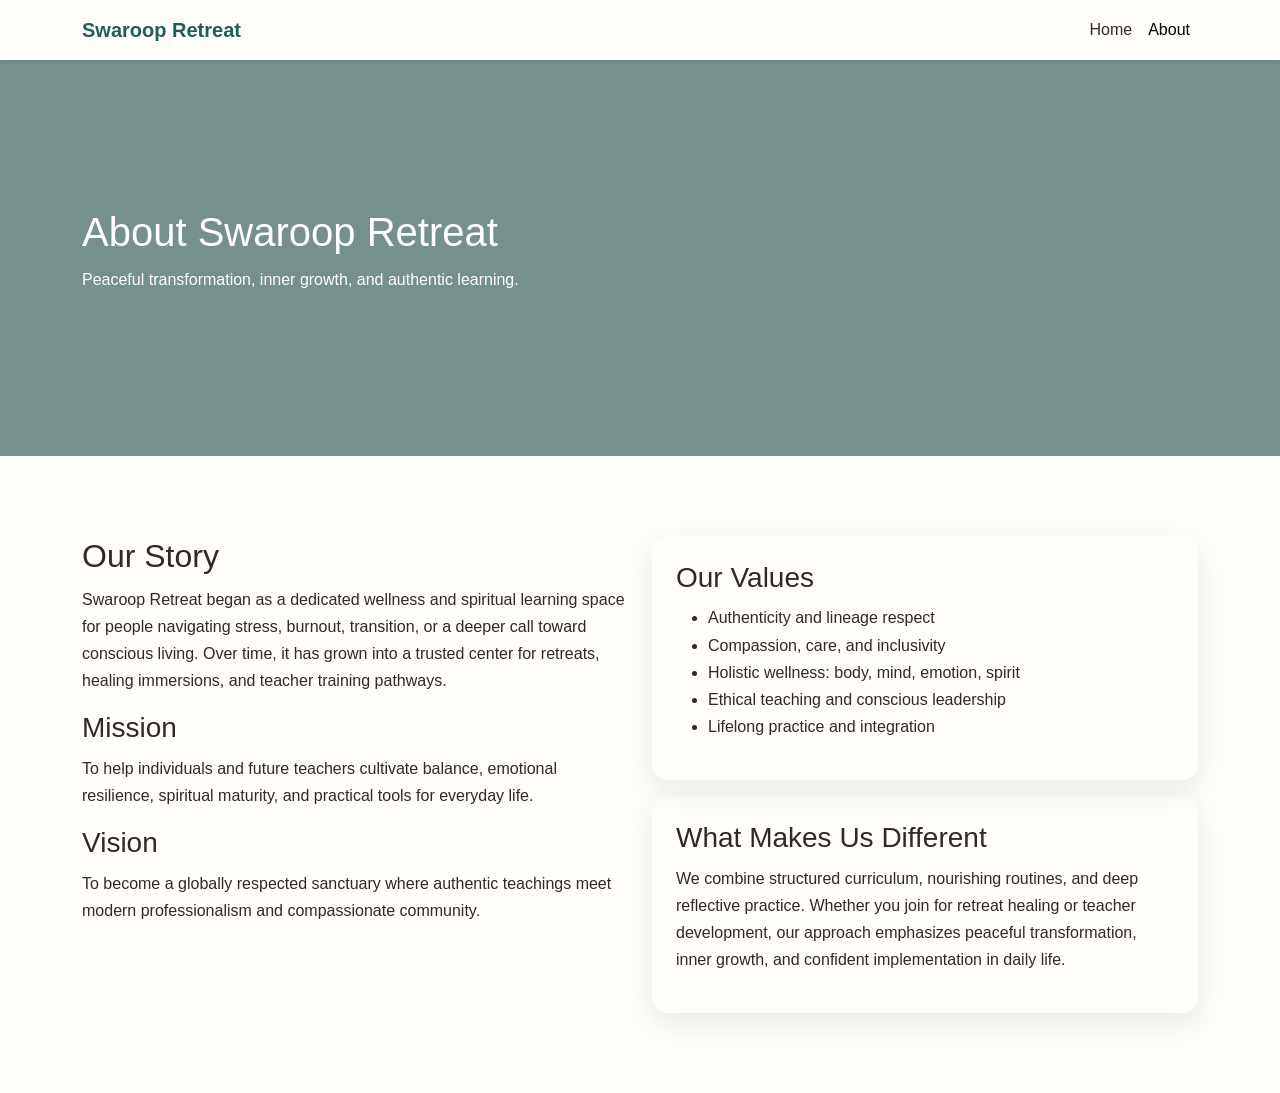
<file: about.html>
<!doctype html><html lang="en"><head>
<meta charset="UTF-8"><meta name="viewport" content="width=device-width, initial-scale=1.0">
<title>About Us | Swaroop Retreat</title>
<meta name="description" content="Story, mission, vision, and values of Swaroop Retreat.">
<link href="https://cdn.jsdelivr.net/npm/bootstrap@5.3.3/dist/css/bootstrap.min.css" rel="stylesheet"><link href="https://cdn.jsdelivr.net/npm/bootstrap-icons@1.11.3/font/bootstrap-icons.css" rel="stylesheet"><link rel="stylesheet" href="assets/css/style.css"></head><body>
<nav class="navbar navbar-expand-lg sticky-top shadow-sm"><div class="container"><a class="navbar-brand fw-bold text-teal" href="index.html">Swaroop Retreat</a><button class="navbar-toggler" data-bs-toggle="collapse" data-bs-target="#nav"><span class="navbar-toggler-icon"></span></button><div id="nav" class="collapse navbar-collapse"><ul class="navbar-nav ms-auto"><li class="nav-item"><a class="nav-link" href="index.html">Home</a></li><li class="nav-item"><a class="nav-link active" href="about.html">About</a></li></ul></div></div></nav>
<header class="page-hero" style="background-image:linear-gradient(rgba(24,73,69,.6),rgba(24,73,69,.6)),url('https://images.unsplash.com/photo-1447452001602-7090c7ab2db3?auto=format&fit=crop&w=1500&q=80')"><div class="container"><h1>About Swaroop Retreat</h1><p>Peaceful transformation, inner growth, and authentic learning.</p></div></header>
<section class="section-pad"><div class="container"><div class="row g-4">
<div class="col-lg-6"><h2>Our Story</h2><p>Swaroop Retreat began as a dedicated wellness and spiritual learning space for people navigating stress, burnout, transition, or a deeper call toward conscious living. Over time, it has grown into a trusted center for retreats, healing immersions, and teacher training pathways.</p><h3>Mission</h3><p>To help individuals and future teachers cultivate balance, emotional resilience, spiritual maturity, and practical tools for everyday life.</p><h3>Vision</h3><p>To become a globally respected sanctuary where authentic teachings meet modern professionalism and compassionate community.</p></div>
<div class="col-lg-6"><div class="soft-card p-4 mb-3"><h3>Our Values</h3><ul><li>Authenticity and lineage respect</li><li>Compassion, care, and inclusivity</li><li>Holistic wellness: body, mind, emotion, spirit</li><li>Ethical teaching and conscious leadership</li><li>Lifelong practice and integration</li></ul></div><div class="soft-card p-4"><h3>What Makes Us Different</h3><p>We combine structured curriculum, nourishing routines, and deep reflective practice. Whether you join for retreat healing or teacher development, our approach emphasizes peaceful transformation, inner growth, and confident implementation in daily life.</p></div></div>
</div></div></section>
<script src="https://cdn.jsdelivr.net/npm/bootstrap@5.3.3/dist/js/bootstrap.bundle.min.js"></script><script src="assets/js/main.js"></script></body></html>
</file>
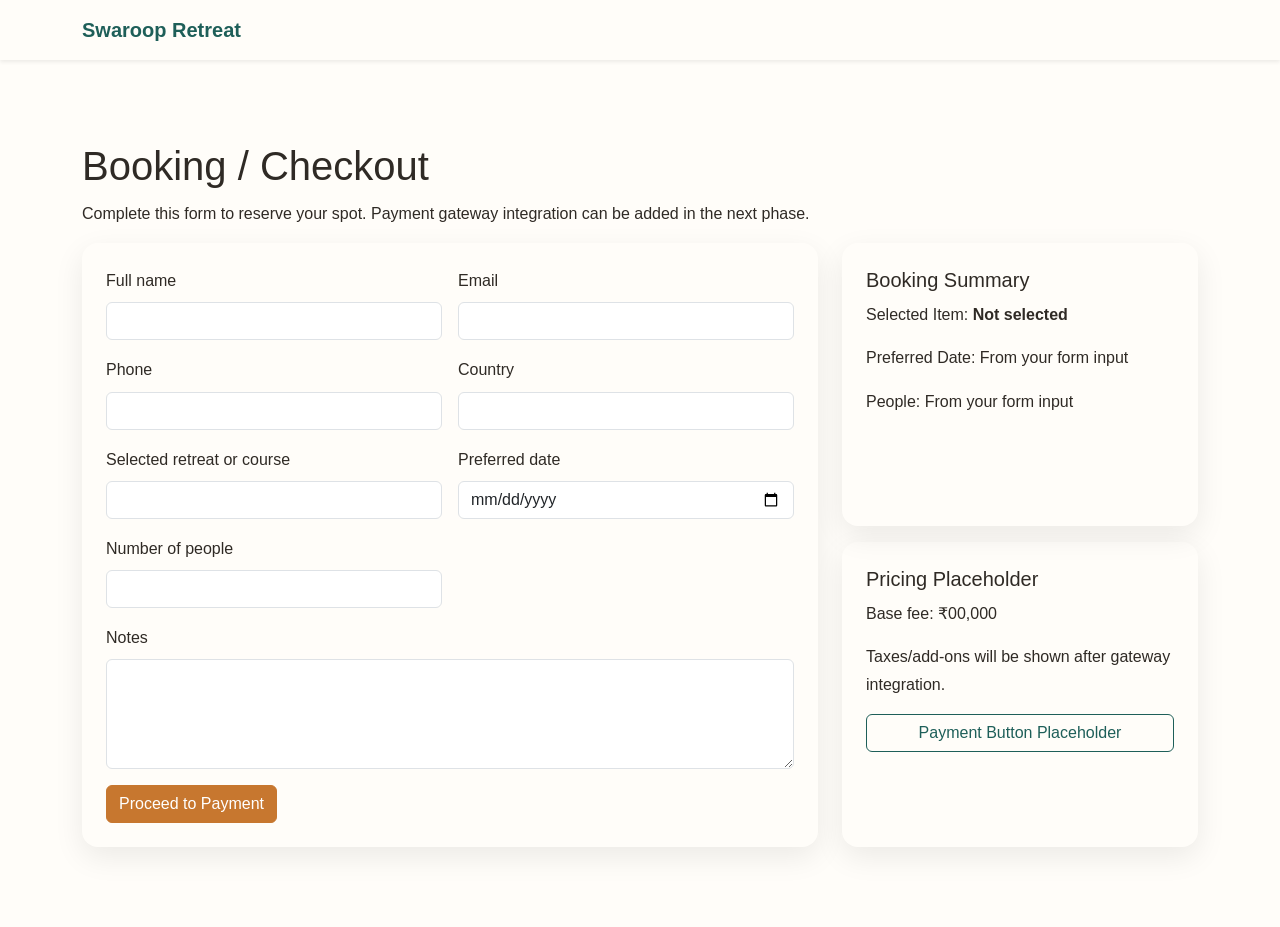
<file: booking.html>
<!doctype html><html lang="en"><head><meta charset="UTF-8"><meta name="viewport" content="width=device-width, initial-scale=1.0"><title>Booking / Checkout Placeholder | Swaroop Retreat</title><meta name="description" content="Booking form placeholder with selected item prefill and payment integration-ready structure."><link href="https://cdn.jsdelivr.net/npm/bootstrap@5.3.3/dist/css/bootstrap.min.css" rel="stylesheet"><link rel="stylesheet" href="assets/css/style.css"></head><body>
<nav class="navbar navbar-expand-lg sticky-top shadow-sm"><div class="container"><a class="navbar-brand fw-bold text-teal" href="index.html">Swaroop Retreat</a></div></nav>
<section class="section-pad"><div class="container"><h1>Booking / Checkout</h1><p>Complete this form to reserve your spot. Payment gateway integration can be added in the next phase.</p><div class="row g-4">
<div class="col-lg-8"><form id="bookingForm" class="soft-card p-4 needs-validation" novalidate><div class="row g-3">
<div class="col-md-6"><label class="form-label">Full name</label><input name="name" class="form-control" required></div>
<div class="col-md-6"><label class="form-label">Email</label><input name="email" type="email" class="form-control" required></div>
<div class="col-md-6"><label class="form-label">Phone</label><input name="phone" class="form-control" required></div>
<div class="col-md-6"><label class="form-label">Country</label><input name="country" class="form-control" required></div>
<div class="col-md-6"><label class="form-label">Selected retreat or course</label><input id="selectedItem" name="item" class="form-control" required></div>
<div class="col-md-6"><label class="form-label">Preferred date</label><input name="date" type="date" class="form-control" required></div>
<div class="col-md-6"><label class="form-label">Number of people</label><input name="people" type="number" min="1" class="form-control" required></div>
<div class="col-12"><label class="form-label">Notes</label><textarea name="notes" rows="4" class="form-control"></textarea></div>
</div><button type="submit" class="btn btn-saffron mt-3">Proceed to Payment</button>
<!-- Future integration point: Create backend checkout session and connect Stripe/Razorpay securely. -->
</form><div id="bookingSuccess" class="alert alert-success mt-3 d-none">Booking submitted successfully. Our team will contact you shortly with payment and next steps.</div></div>
<div class="col-lg-4 d-grid gap-3"><div class="soft-card p-4"><h5>Booking Summary</h5><p>Selected Item: <strong id="bookingSummaryItem">Not selected</strong></p><p>Preferred Date: From your form input</p><p>People: From your form input</p></div><div class="soft-card p-4"><h5>Pricing Placeholder</h5><p>Base fee: ₹00,000</p><p>Taxes/add-ons will be shown after gateway integration.</p><button type="button" class="btn btn-outline-teal w-100">Payment Button Placeholder</button></div></div>
</div></div></section>
<script src="assets/js/main.js"></script></body></html>
</file>
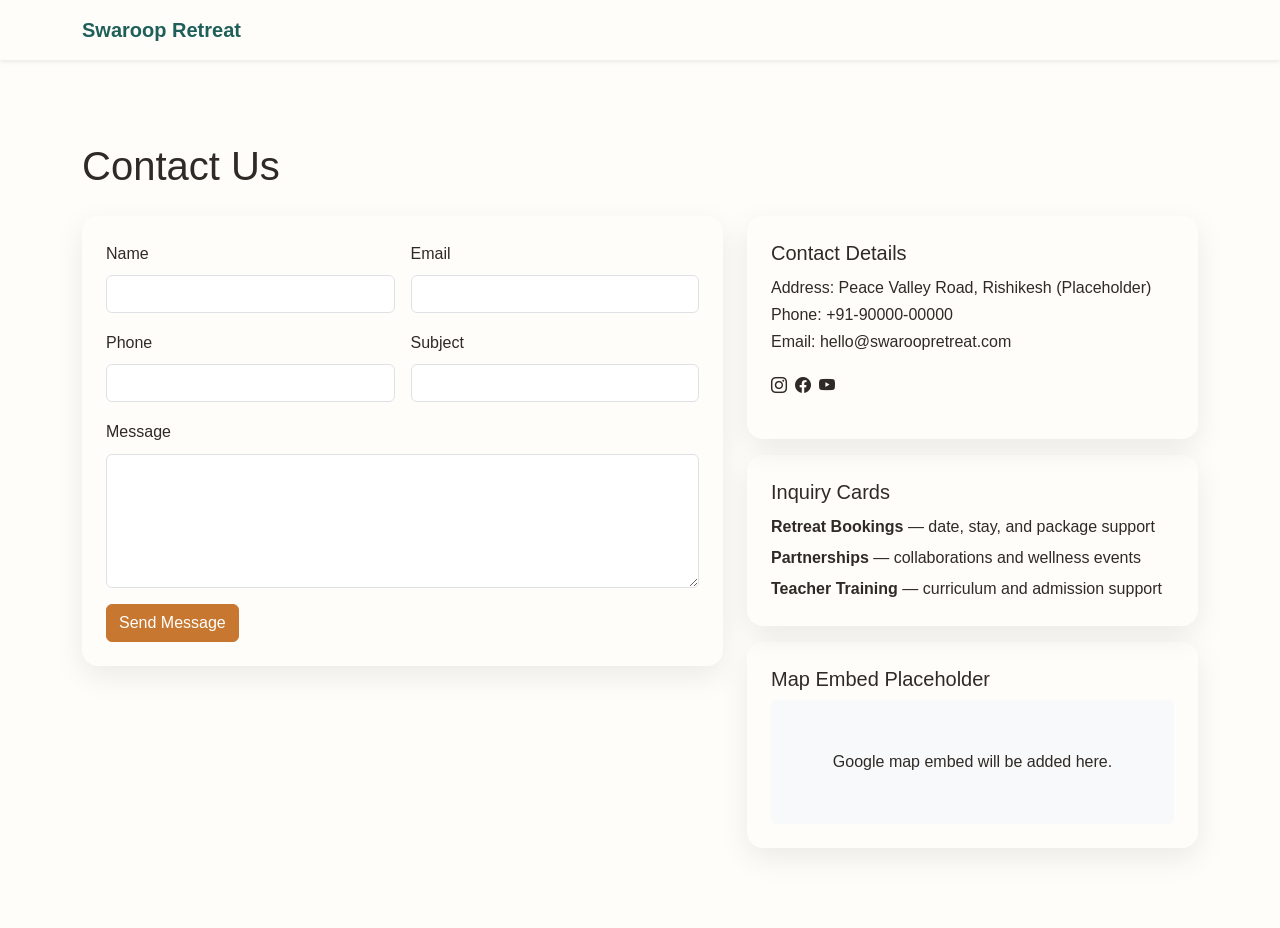
<file: contact.html>
<!doctype html><html lang="en"><head><meta charset="UTF-8"><meta name="viewport" content="width=device-width, initial-scale=1.0"><title>Contact Us | Swaroop Retreat</title><meta name="description" content="Contact Swaroop Retreat for retreat bookings, partnerships, and teacher training support."><link href="https://cdn.jsdelivr.net/npm/bootstrap@5.3.3/dist/css/bootstrap.min.css" rel="stylesheet"><link href="https://cdn.jsdelivr.net/npm/bootstrap-icons@1.11.3/font/bootstrap-icons.css" rel="stylesheet"><link rel="stylesheet" href="assets/css/style.css"></head><body>
<nav class="navbar navbar-expand-lg sticky-top shadow-sm"><div class="container"><a class="navbar-brand fw-bold text-teal" href="index.html">Swaroop Retreat</a></div></nav>
<section class="section-pad"><div class="container"><h1 class="mb-4">Contact Us</h1><div class="row g-4"><div class="col-lg-7">
<form class="soft-card p-4"><div class="row g-3"><div class="col-md-6"><label class="form-label">Name</label><input class="form-control" required></div><div class="col-md-6"><label class="form-label">Email</label><input type="email" class="form-control" required></div><div class="col-md-6"><label class="form-label">Phone</label><input class="form-control"></div><div class="col-md-6"><label class="form-label">Subject</label><input class="form-control"></div><div class="col-12"><label class="form-label">Message</label><textarea class="form-control" rows="5"></textarea></div></div><button class="btn btn-saffron mt-3">Send Message</button></form>
</div><div class="col-lg-5 d-grid gap-3"><div class="soft-card p-4"><h5>Contact Details</h5><p>Address: Peace Valley Road, Rishikesh (Placeholder)<br>Phone: +91-90000-00000<br>Email: hello@swaroopretreat.com</p><p><i class="bi bi-instagram me-2"></i><i class="bi bi-facebook me-2"></i><i class="bi bi-youtube"></i></p></div><div class="soft-card p-4"><h5>Inquiry Cards</h5><p class="mb-1"><strong>Retreat Bookings</strong> — date, stay, and package support</p><p class="mb-1"><strong>Partnerships</strong> — collaborations and wellness events</p><p class="mb-0"><strong>Teacher Training</strong> — curriculum and admission support</p></div><div class="soft-card p-4"><h5>Map Embed Placeholder</h5><div class="bg-light p-5 rounded text-center">Google map embed will be added here.</div></div></div></div></div></section>
<script src="assets/js/main.js"></script></body></html>
</file>
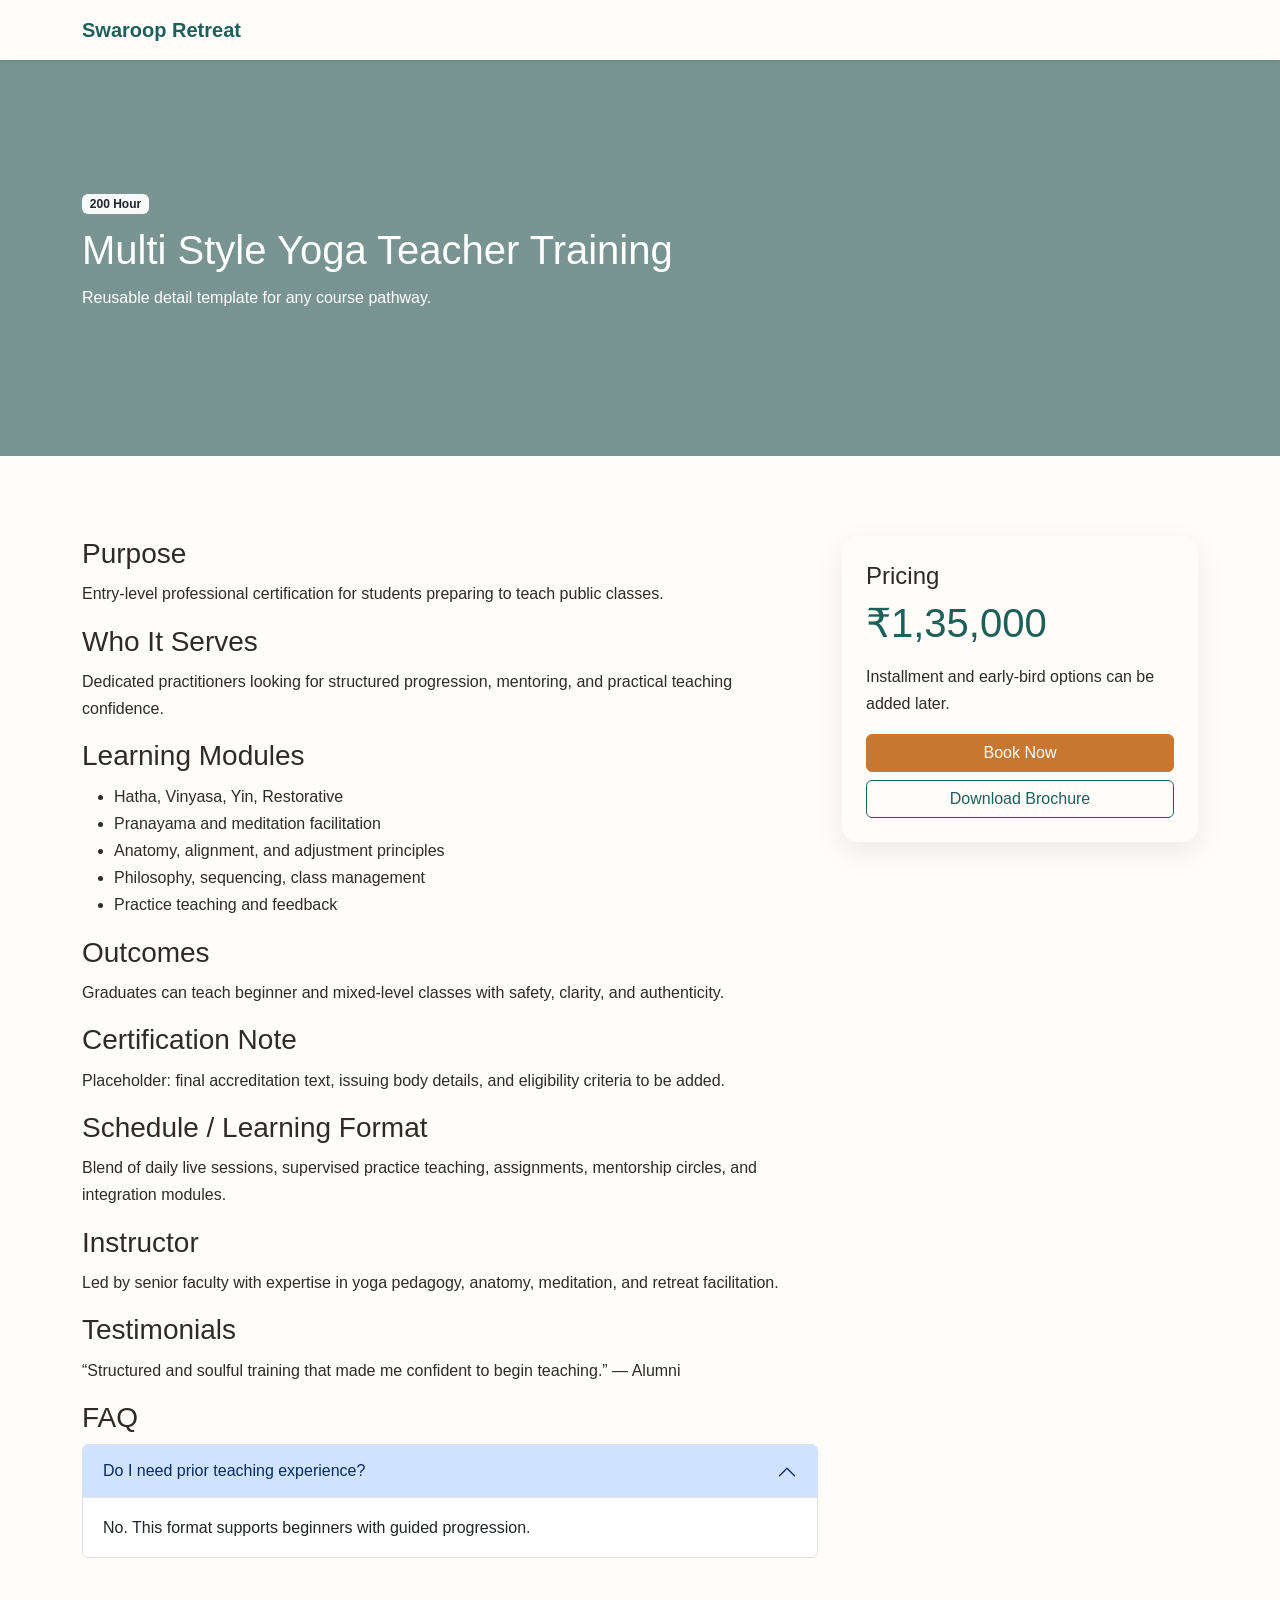
<file: course-detail.html>
<!doctype html><html lang="en"><head><meta charset="UTF-8"><meta name="viewport" content="width=device-width, initial-scale=1.0"><title>Course Detail Template | Swaroop Retreat</title><meta name="description" content="Reusable course detail template with modules, outcomes, pricing and booking."><link href="https://cdn.jsdelivr.net/npm/bootstrap@5.3.3/dist/css/bootstrap.min.css" rel="stylesheet"><link rel="stylesheet" href="assets/css/style.css"></head><body>
<nav class="navbar navbar-expand-lg sticky-top shadow-sm"><div class="container"><a class="navbar-brand fw-bold text-teal" href="index.html">Swaroop Retreat</a></div></nav>
<header class="page-hero" style="background-image:linear-gradient(rgba(24,73,69,.58),rgba(24,73,69,.58)),url('https://images.unsplash.com/photo-1510894347713-fc3ed6fdf539?auto=format&fit=crop&w=1600&q=80')"><div class="container"><span class="badge bg-light text-dark">200 Hour</span><h1 class="mt-2">Multi Style Yoga Teacher Training</h1><p>Reusable detail template for any course pathway.</p></div></header>
<section class="section-pad"><div class="container"><div class="row g-4"><div class="col-lg-8">
<h3>Purpose</h3><p>Entry-level professional certification for students preparing to teach public classes.</p>
<h3>Who It Serves</h3><p>Dedicated practitioners looking for structured progression, mentoring, and practical teaching confidence.</p>
<h3>Learning Modules</h3><ul><li>Hatha, Vinyasa, Yin, Restorative</li><li>Pranayama and meditation facilitation</li><li>Anatomy, alignment, and adjustment principles</li><li>Philosophy, sequencing, class management</li><li>Practice teaching and feedback</li></ul>
<h3>Outcomes</h3><p>Graduates can teach beginner and mixed-level classes with safety, clarity, and authenticity.</p>
<h3>Certification Note</h3><p>Placeholder: final accreditation text, issuing body details, and eligibility criteria to be added.</p>
<h3>Schedule / Learning Format</h3><p>Blend of daily live sessions, supervised practice teaching, assignments, mentorship circles, and integration modules.</p>
<h3>Instructor</h3><p>Led by senior faculty with expertise in yoga pedagogy, anatomy, meditation, and retreat facilitation.</p>
<h3>Testimonials</h3><p>“Structured and soulful training that made me confident to begin teaching.” — Alumni</p>
<h3>FAQ</h3><div class="accordion" id="courseFaq"><div class="accordion-item"><h2 class="accordion-header"><button class="accordion-button" data-bs-toggle="collapse" data-bs-target="#cq1">Do I need prior teaching experience?</button></h2><div id="cq1" class="accordion-collapse collapse show" data-bs-parent="#courseFaq"><div class="accordion-body">No. This format supports beginners with guided progression.</div></div></div></div>
</div><div class="col-lg-4"><div class="soft-card p-4"><h4>Pricing</h4><p class="display-6 text-teal">₹1,35,000</p><p>Installment and early-bird options can be added later.</p><a href="booking.html?item=200%20Hour%20Multi%20Style%20Yoga%20Teacher%20Training" class="btn btn-saffron w-100 mb-2">Book Now</a><a href="#" class="btn btn-outline-teal w-100">Download Brochure</a></div></div></div></div></section>
<script src="https://cdn.jsdelivr.net/npm/bootstrap@5.3.3/dist/js/bootstrap.bundle.min.js"></script><script src="assets/js/main.js"></script></body></html>
</file>
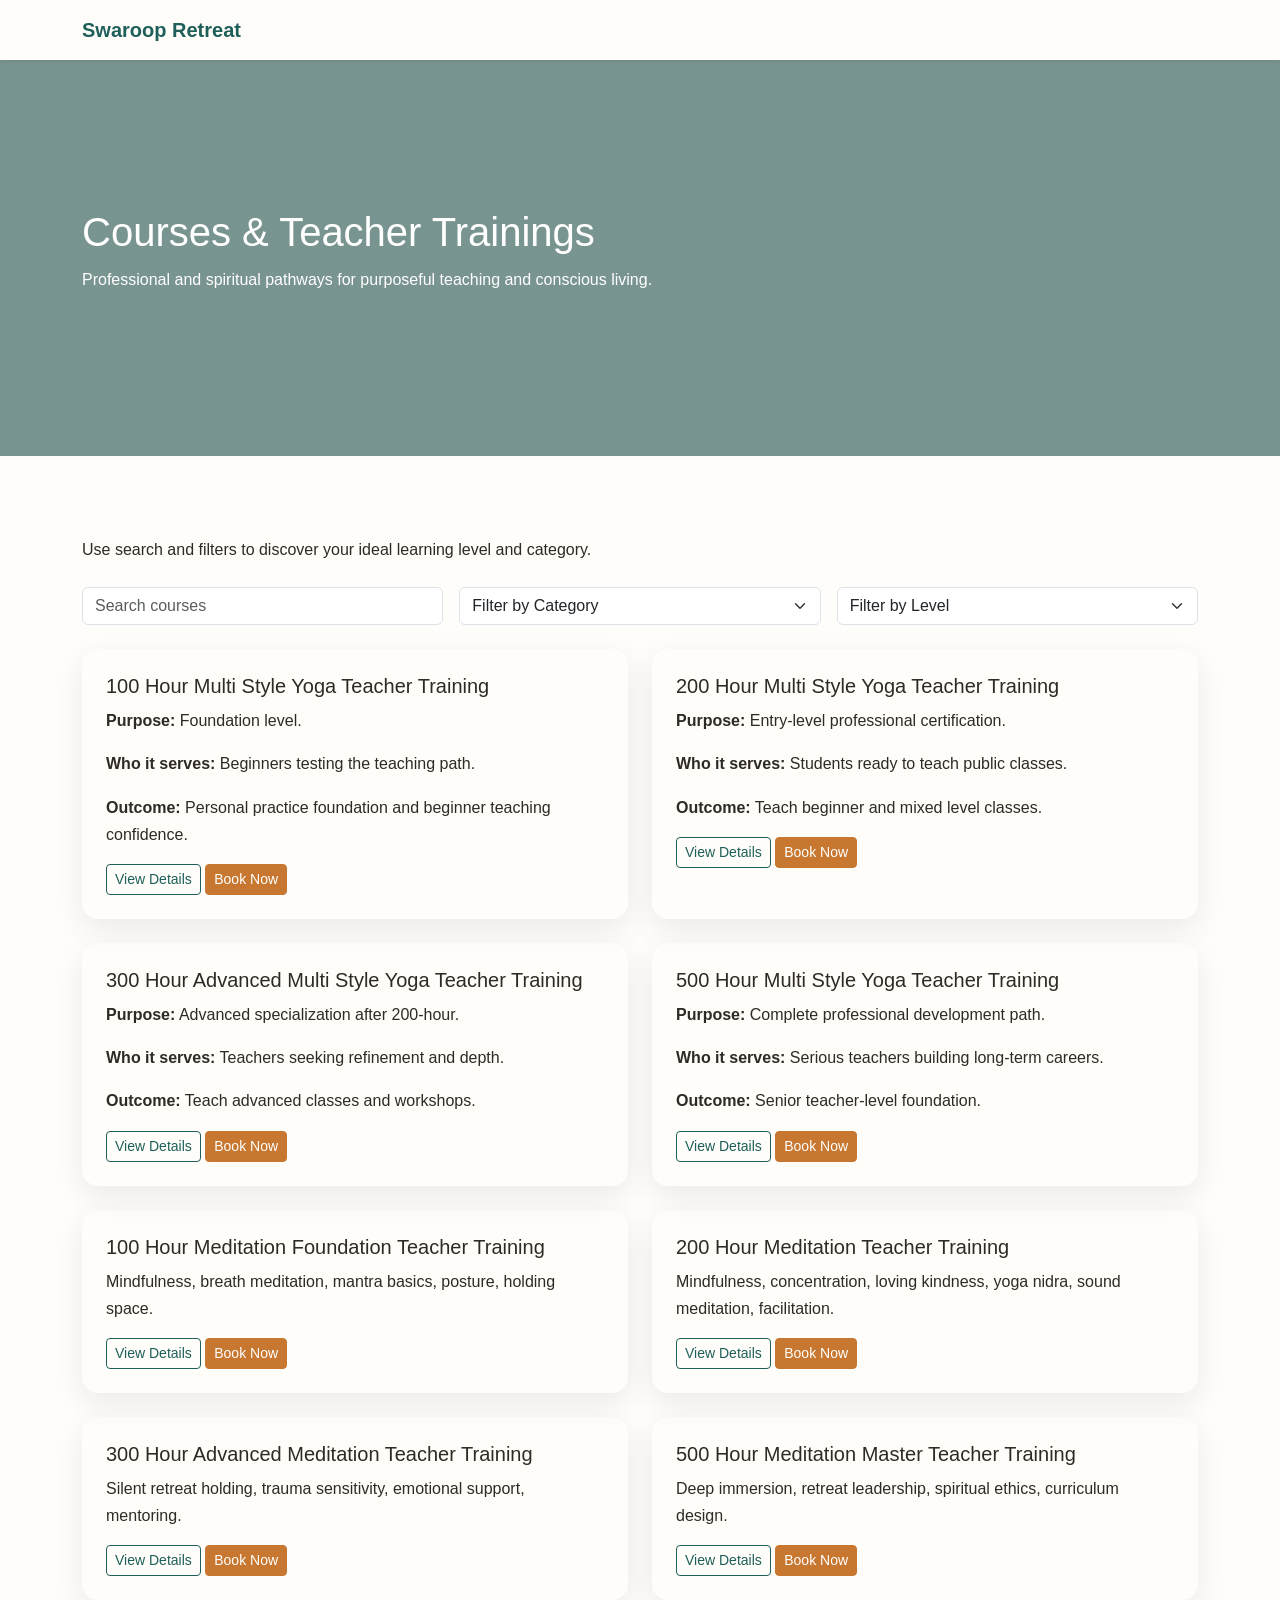
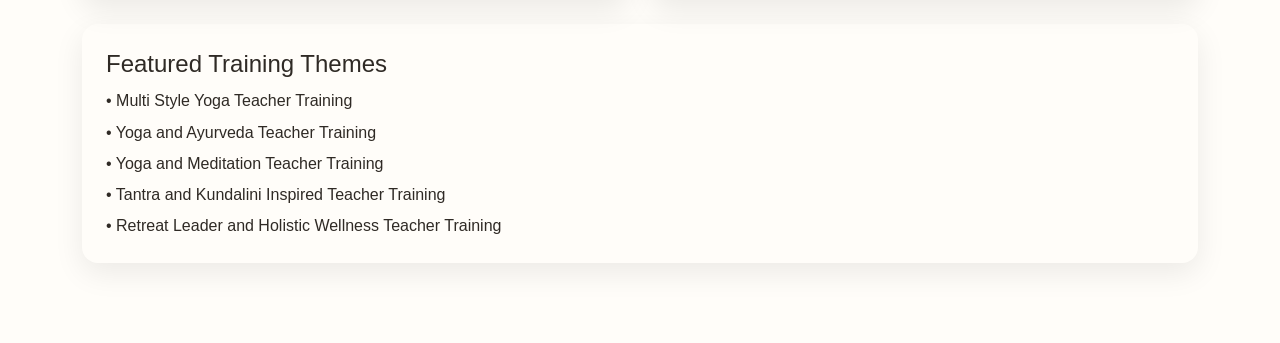
<file: courses.html>
<!doctype html><html lang="en"><head><meta charset="UTF-8"><meta name="viewport" content="width=device-width, initial-scale=1.0"><title>Courses | Swaroop Retreat</title><meta name="description" content="Browse teacher training pathways in yoga, meditation, Ayurveda, tantra, and retreat leadership."><link href="https://cdn.jsdelivr.net/npm/bootstrap@5.3.3/dist/css/bootstrap.min.css" rel="stylesheet"><link rel="stylesheet" href="assets/css/style.css"></head><body>
<nav class="navbar navbar-expand-lg sticky-top shadow-sm"><div class="container"><a class="navbar-brand fw-bold text-teal" href="index.html">Swaroop Retreat</a></div></nav>
<header class="page-hero" style="background-image:linear-gradient(rgba(24,73,69,.58),rgba(24,73,69,.58)),url('https://images.unsplash.com/photo-1518611012118-696072aa579a?auto=format&fit=crop&w=1600&q=80')"><div class="container"><h1>Courses & Teacher Trainings</h1><p>Professional and spiritual pathways for purposeful teaching and conscious living.</p></div></header>
<section class="section-pad"><div class="container"><p class="mb-4">Use search and filters to discover your ideal learning level and category.</p>
<div class="row g-3 mb-4"><div class="col-md-4"><input id="courseSearch" class="form-control" placeholder="Search courses"></div><div class="col-md-4"><select id="categoryFilter" class="form-select"><option value="">Filter by Category</option><option value="yoga teacher training">Yoga teacher training</option><option value="meditation teacher training">Meditation teacher training</option><option value="ayurveda">Ayurveda</option><option value="tantra">Tantra</option><option value="retreat leadership">Retreat leadership</option></select></div><div class="col-md-4"><select id="levelFilter" class="form-select"><option value="">Filter by Level</option><option>100 Hour</option><option>200 Hour</option><option>300 Hour</option><option>500 Hour</option></select></div></div>
<div id="courseGrid" class="row g-4">
<div class="col-md-6 course-item" data-level="100 Hour" data-category="yoga teacher training"><div class="soft-card p-4 h-100"><h5>100 Hour Multi Style Yoga Teacher Training</h5><p><strong>Purpose:</strong> Foundation level.</p><p><strong>Who it serves:</strong> Beginners testing the teaching path.</p><p><strong>Outcome:</strong> Personal practice foundation and beginner teaching confidence.</p><a href="course-detail.html" class="btn btn-outline-teal btn-sm">View Details</a> <a href="booking.html?item=100%20Hour%20Multi%20Style%20Yoga%20Teacher%20Training" class="btn btn-saffron btn-sm">Book Now</a></div></div>
<div class="col-md-6 course-item" data-level="200 Hour" data-category="yoga teacher training"><div class="soft-card p-4 h-100"><h5>200 Hour Multi Style Yoga Teacher Training</h5><p><strong>Purpose:</strong> Entry-level professional certification.</p><p><strong>Who it serves:</strong> Students ready to teach public classes.</p><p><strong>Outcome:</strong> Teach beginner and mixed level classes.</p><a href="course-detail.html" class="btn btn-outline-teal btn-sm">View Details</a> <a href="booking.html?item=200%20Hour%20Multi%20Style%20Yoga%20Teacher%20Training" class="btn btn-saffron btn-sm">Book Now</a></div></div>
<div class="col-md-6 course-item" data-level="300 Hour" data-category="yoga teacher training retreat leadership"><div class="soft-card p-4 h-100"><h5>300 Hour Advanced Multi Style Yoga Teacher Training</h5><p><strong>Purpose:</strong> Advanced specialization after 200-hour.</p><p><strong>Who it serves:</strong> Teachers seeking refinement and depth.</p><p><strong>Outcome:</strong> Teach advanced classes and workshops.</p><a href="course-detail.html" class="btn btn-outline-teal btn-sm">View Details</a> <a href="booking.html?item=300%20Hour%20Advanced%20Multi%20Style%20Yoga%20Teacher%20Training" class="btn btn-saffron btn-sm">Book Now</a></div></div>
<div class="col-md-6 course-item" data-level="500 Hour" data-category="yoga teacher training ayurveda retreat leadership"><div class="soft-card p-4 h-100"><h5>500 Hour Multi Style Yoga Teacher Training</h5><p><strong>Purpose:</strong> Complete professional development path.</p><p><strong>Who it serves:</strong> Serious teachers building long-term careers.</p><p><strong>Outcome:</strong> Senior teacher-level foundation.</p><a href="course-detail.html" class="btn btn-outline-teal btn-sm">View Details</a> <a href="booking.html?item=500%20Hour%20Multi%20Style%20Yoga%20Teacher%20Training" class="btn btn-saffron btn-sm">Book Now</a></div></div>
<div class="col-md-6 course-item" data-level="100 Hour" data-category="meditation teacher training"><div class="soft-card p-4 h-100"><h5>100 Hour Meditation Foundation Teacher Training</h5><p>Mindfulness, breath meditation, mantra basics, posture, holding space.</p><a href="course-detail.html" class="btn btn-outline-teal btn-sm">View Details</a> <a href="booking.html?item=100%20Hour%20Meditation%20Foundation%20Teacher%20Training" class="btn btn-saffron btn-sm">Book Now</a></div></div>
<div class="col-md-6 course-item" data-level="200 Hour" data-category="meditation teacher training"><div class="soft-card p-4 h-100"><h5>200 Hour Meditation Teacher Training</h5><p>Mindfulness, concentration, loving kindness, yoga nidra, sound meditation, facilitation.</p><a href="course-detail.html" class="btn btn-outline-teal btn-sm">View Details</a> <a href="booking.html?item=200%20Hour%20Meditation%20Teacher%20Training" class="btn btn-saffron btn-sm">Book Now</a></div></div>
<div class="col-md-6 course-item" data-level="300 Hour" data-category="meditation teacher training"><div class="soft-card p-4 h-100"><h5>300 Hour Advanced Meditation Teacher Training</h5><p>Silent retreat holding, trauma sensitivity, emotional support, mentoring.</p><a href="course-detail.html" class="btn btn-outline-teal btn-sm">View Details</a> <a href="booking.html?item=300%20Hour%20Advanced%20Meditation%20Teacher%20Training" class="btn btn-saffron btn-sm">Book Now</a></div></div>
<div class="col-md-6 course-item" data-level="500 Hour" data-category="meditation teacher training retreat leadership tantra"><div class="soft-card p-4 h-100"><h5>500 Hour Meditation Master Teacher Training</h5><p>Deep immersion, retreat leadership, spiritual ethics, curriculum design.</p><a href="course-detail.html" class="btn btn-outline-teal btn-sm">View Details</a> <a href="booking.html?item=500%20Hour%20Meditation%20Master%20Teacher%20Training" class="btn btn-saffron btn-sm">Book Now</a></div></div>
</div>
<div class="soft-card p-4 mt-4"><h4>Featured Training Themes</h4><p class="mb-1">• Multi Style Yoga Teacher Training</p><p class="mb-1">• Yoga and Ayurveda Teacher Training</p><p class="mb-1">• Yoga and Meditation Teacher Training</p><p class="mb-1">• Tantra and Kundalini Inspired Teacher Training</p><p class="mb-0">• Retreat Leader and Holistic Wellness Teacher Training</p></div>
</div></section>
<script src="assets/js/main.js"></script></body></html>
</file>
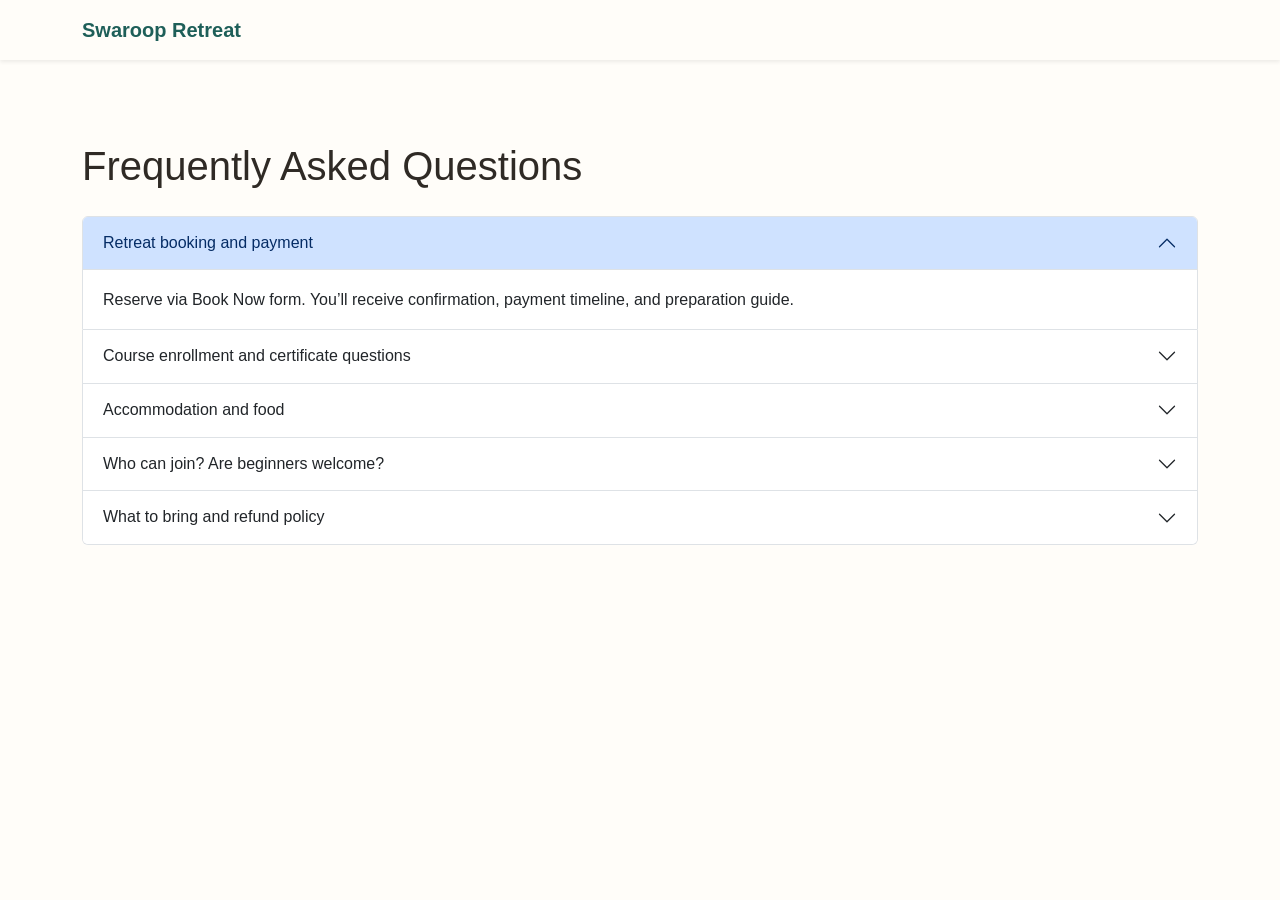
<file: faq.html>
<!doctype html><html lang="en"><head><meta charset="UTF-8"><meta name="viewport" content="width=device-width, initial-scale=1.0"><title>FAQ | Swaroop Retreat</title><meta name="description" content="Frequently asked questions about retreat booking, course enrollment, accommodation, food, payment, and certificates."><link href="https://cdn.jsdelivr.net/npm/bootstrap@5.3.3/dist/css/bootstrap.min.css" rel="stylesheet"><link rel="stylesheet" href="assets/css/style.css"></head><body>
<nav class="navbar navbar-expand-lg sticky-top shadow-sm"><div class="container"><a class="navbar-brand fw-bold text-teal" href="index.html">Swaroop Retreat</a></div></nav>
<section class="section-pad"><div class="container"><h1 class="mb-4">Frequently Asked Questions</h1><div class="accordion" id="faqMain">
<div class="accordion-item"><h2 class="accordion-header"><button class="accordion-button" data-bs-toggle="collapse" data-bs-target="#f1">Retreat booking and payment</button></h2><div id="f1" class="accordion-collapse collapse show" data-bs-parent="#faqMain"><div class="accordion-body">Reserve via Book Now form. You’ll receive confirmation, payment timeline, and preparation guide.</div></div></div>
<div class="accordion-item"><h2 class="accordion-header"><button class="accordion-button collapsed" data-bs-toggle="collapse" data-bs-target="#f2">Course enrollment and certificate questions</button></h2><div id="f2" class="accordion-collapse collapse" data-bs-parent="#faqMain"><div class="accordion-body">Enrollment is reviewed based on readiness. Certification details vary by pathway and level.</div></div></div>
<div class="accordion-item"><h2 class="accordion-header"><button class="accordion-button collapsed" data-bs-toggle="collapse" data-bs-target="#f3">Accommodation and food</button></h2><div id="f3" class="accordion-collapse collapse" data-bs-parent="#faqMain"><div class="accordion-body">Simple, peaceful accommodation and sattvic meals are usually included unless stated otherwise.</div></div></div>
<div class="accordion-item"><h2 class="accordion-header"><button class="accordion-button collapsed" data-bs-toggle="collapse" data-bs-target="#f4">Who can join? Are beginners welcome?</button></h2><div id="f4" class="accordion-collapse collapse" data-bs-parent="#faqMain"><div class="accordion-body">Yes, many retreats and 100-hour courses are beginner friendly.</div></div></div>
<div class="accordion-item"><h2 class="accordion-header"><button class="accordion-button collapsed" data-bs-toggle="collapse" data-bs-target="#f5">What to bring and refund policy</button></h2><div id="f5" class="accordion-collapse collapse" data-bs-parent="#faqMain"><div class="accordion-body">Bring practice-friendly clothing, personal essentials, and a journal. Refund terms depend on cancellation window.</div></div></div>
</div></div></section>
<script src="https://cdn.jsdelivr.net/npm/bootstrap@5.3.3/dist/js/bootstrap.bundle.min.js"></script><script src="assets/js/main.js"></script></body></html>
</file>
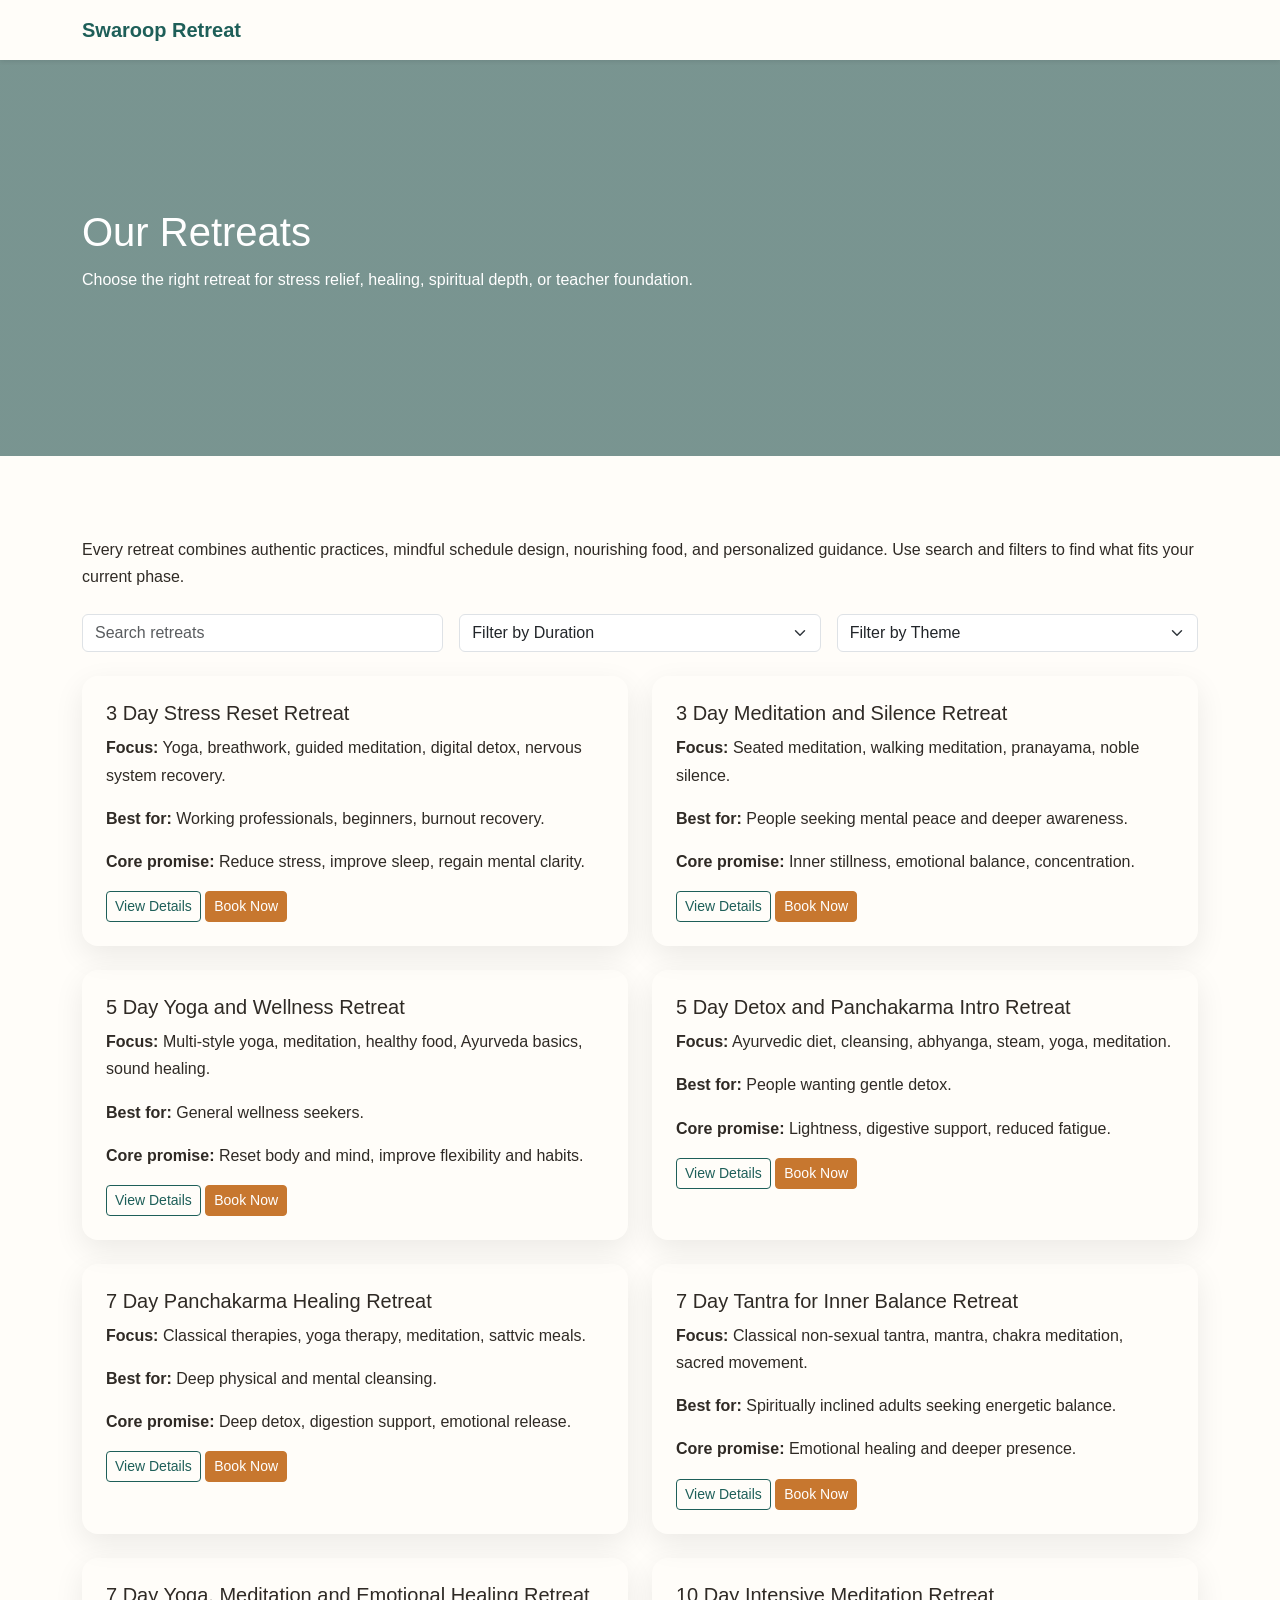
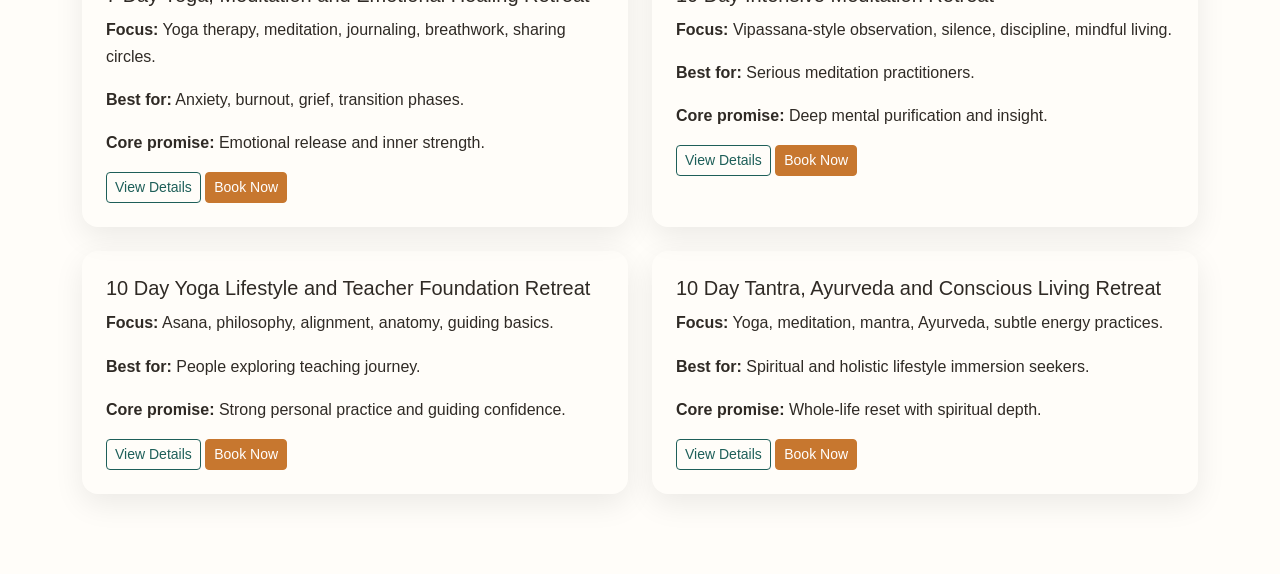
<file: retreats.html>
<!doctype html><html lang="en"><head><meta charset="UTF-8"><meta name="viewport" content="width=device-width, initial-scale=1.0"><title>Retreats | Swaroop Retreat</title><meta name="description" content="Explore yoga, meditation, detox, panchakarma, tantra and emotional healing retreats."><link href="https://cdn.jsdelivr.net/npm/bootstrap@5.3.3/dist/css/bootstrap.min.css" rel="stylesheet"><link rel="stylesheet" href="assets/css/style.css"></head><body>
<nav class="navbar navbar-expand-lg sticky-top shadow-sm"><div class="container"><a class="navbar-brand fw-bold text-teal" href="index.html">Swaroop Retreat</a></div></nav>
<header class="page-hero" style="background-image:linear-gradient(rgba(24,73,69,.58),rgba(24,73,69,.58)),url('https://images.unsplash.com/photo-1472396961693-142e6e269027?auto=format&fit=crop&w=1600&q=80')"><div class="container"><h1>Our Retreats</h1><p>Choose the right retreat for stress relief, healing, spiritual depth, or teacher foundation.</p></div></header>
<section class="section-pad"><div class="container"><p class="mb-4">Every retreat combines authentic practices, mindful schedule design, nourishing food, and personalized guidance. Use search and filters to find what fits your current phase.</p>
<div class="row g-3 mb-4"><div class="col-md-4"><input id="retreatSearch" class="form-control" placeholder="Search retreats"></div><div class="col-md-4"><select id="durationFilter" class="form-select"><option value="">Filter by Duration</option><option>3 Day</option><option>5 Day</option><option>7 Day</option><option>10 Day</option></select></div><div class="col-md-4"><select id="themeFilter" class="form-select"><option value="">Filter by Theme</option><option value="stress relief">Stress relief</option><option value="meditation">Meditation</option><option value="wellness">Wellness</option><option value="detox">Detox</option><option value="panchakarma">Panchakarma</option><option value="tantra">Tantra</option><option value="emotional healing">Emotional healing</option><option value="teacher foundation">Teacher foundation</option></select></div></div>
<div id="retreatGrid" class="row g-4">
<div class="col-md-6 retreat-item" data-duration="3 Day" data-theme="stress relief wellness"><div class="soft-card p-4 h-100"><h5>3 Day Stress Reset Retreat</h5><p><strong>Focus:</strong> Yoga, breathwork, guided meditation, digital detox, nervous system recovery.</p><p><strong>Best for:</strong> Working professionals, beginners, burnout recovery.</p><p><strong>Core promise:</strong> Reduce stress, improve sleep, regain mental clarity.</p><a href="retreat-detail.html" class="btn btn-outline-teal btn-sm">View Details</a> <a href="booking.html?item=3%20Day%20Stress%20Reset%20Retreat" class="btn btn-saffron btn-sm">Book Now</a></div></div>
<div class="col-md-6 retreat-item" data-duration="3 Day" data-theme="meditation"><div class="soft-card p-4 h-100"><h5>3 Day Meditation and Silence Retreat</h5><p><strong>Focus:</strong> Seated meditation, walking meditation, pranayama, noble silence.</p><p><strong>Best for:</strong> People seeking mental peace and deeper awareness.</p><p><strong>Core promise:</strong> Inner stillness, emotional balance, concentration.</p><a href="retreat-detail.html" class="btn btn-outline-teal btn-sm">View Details</a> <a href="booking.html?item=3%20Day%20Meditation%20and%20Silence%20Retreat" class="btn btn-saffron btn-sm">Book Now</a></div></div>
<div class="col-md-6 retreat-item" data-duration="5 Day" data-theme="wellness"><div class="soft-card p-4 h-100"><h5>5 Day Yoga and Wellness Retreat</h5><p><strong>Focus:</strong> Multi-style yoga, meditation, healthy food, Ayurveda basics, sound healing.</p><p><strong>Best for:</strong> General wellness seekers.</p><p><strong>Core promise:</strong> Reset body and mind, improve flexibility and habits.</p><a href="retreat-detail.html" class="btn btn-outline-teal btn-sm">View Details</a> <a href="booking.html?item=5%20Day%20Yoga%20and%20Wellness%20Retreat" class="btn btn-saffron btn-sm">Book Now</a></div></div>
<div class="col-md-6 retreat-item" data-duration="5 Day" data-theme="detox panchakarma"><div class="soft-card p-4 h-100"><h5>5 Day Detox and Panchakarma Intro Retreat</h5><p><strong>Focus:</strong> Ayurvedic diet, cleansing, abhyanga, steam, yoga, meditation.</p><p><strong>Best for:</strong> People wanting gentle detox.</p><p><strong>Core promise:</strong> Lightness, digestive support, reduced fatigue.</p><a href="retreat-detail.html" class="btn btn-outline-teal btn-sm">View Details</a> <a href="booking.html?item=5%20Day%20Detox%20and%20Panchakarma%20Intro%20Retreat" class="btn btn-saffron btn-sm">Book Now</a></div></div>
<div class="col-md-6 retreat-item" data-duration="7 Day" data-theme="panchakarma wellness"><div class="soft-card p-4 h-100"><h5>7 Day Panchakarma Healing Retreat</h5><p><strong>Focus:</strong> Classical therapies, yoga therapy, meditation, sattvic meals.</p><p><strong>Best for:</strong> Deep physical and mental cleansing.</p><p><strong>Core promise:</strong> Deep detox, digestion support, emotional release.</p><a href="retreat-detail.html" class="btn btn-outline-teal btn-sm">View Details</a> <a href="booking.html?item=7%20Day%20Panchakarma%20Healing%20Retreat" class="btn btn-saffron btn-sm">Book Now</a></div></div>
<div class="col-md-6 retreat-item" data-duration="7 Day" data-theme="tantra"><div class="soft-card p-4 h-100"><h5>7 Day Tantra for Inner Balance Retreat</h5><p><strong>Focus:</strong> Classical non-sexual tantra, mantra, chakra meditation, sacred movement.</p><p><strong>Best for:</strong> Spiritually inclined adults seeking energetic balance.</p><p><strong>Core promise:</strong> Emotional healing and deeper presence.</p><a href="retreat-detail.html" class="btn btn-outline-teal btn-sm">View Details</a> <a href="booking.html?item=7%20Day%20Tantra%20for%20Inner%20Balance%20Retreat" class="btn btn-saffron btn-sm">Book Now</a></div></div>
<div class="col-md-6 retreat-item" data-duration="7 Day" data-theme="emotional healing meditation"><div class="soft-card p-4 h-100"><h5>7 Day Yoga, Meditation and Emotional Healing Retreat</h5><p><strong>Focus:</strong> Yoga therapy, meditation, journaling, breathwork, sharing circles.</p><p><strong>Best for:</strong> Anxiety, burnout, grief, transition phases.</p><p><strong>Core promise:</strong> Emotional release and inner strength.</p><a href="retreat-detail.html" class="btn btn-outline-teal btn-sm">View Details</a> <a href="booking.html?item=7%20Day%20Yoga,%20Meditation%20and%20Emotional%20Healing%20Retreat" class="btn btn-saffron btn-sm">Book Now</a></div></div>
<div class="col-md-6 retreat-item" data-duration="10 Day" data-theme="meditation"><div class="soft-card p-4 h-100"><h5>10 Day Intensive Meditation Retreat</h5><p><strong>Focus:</strong> Vipassana-style observation, silence, discipline, mindful living.</p><p><strong>Best for:</strong> Serious meditation practitioners.</p><p><strong>Core promise:</strong> Deep mental purification and insight.</p><a href="retreat-detail.html" class="btn btn-outline-teal btn-sm">View Details</a> <a href="booking.html?item=10%20Day%20Intensive%20Meditation%20Retreat" class="btn btn-saffron btn-sm">Book Now</a></div></div>
<div class="col-md-6 retreat-item" data-duration="10 Day" data-theme="teacher foundation"><div class="soft-card p-4 h-100"><h5>10 Day Yoga Lifestyle and Teacher Foundation Retreat</h5><p><strong>Focus:</strong> Asana, philosophy, alignment, anatomy, guiding basics.</p><p><strong>Best for:</strong> People exploring teaching journey.</p><p><strong>Core promise:</strong> Strong personal practice and guiding confidence.</p><a href="retreat-detail.html" class="btn btn-outline-teal btn-sm">View Details</a> <a href="booking.html?item=10%20Day%20Yoga%20Lifestyle%20and%20Teacher%20Foundation%20Retreat" class="btn btn-saffron btn-sm">Book Now</a></div></div>
<div class="col-md-6 retreat-item" data-duration="10 Day" data-theme="tantra wellness"><div class="soft-card p-4 h-100"><h5>10 Day Tantra, Ayurveda and Conscious Living Retreat</h5><p><strong>Focus:</strong> Yoga, meditation, mantra, Ayurveda, subtle energy practices.</p><p><strong>Best for:</strong> Spiritual and holistic lifestyle immersion seekers.</p><p><strong>Core promise:</strong> Whole-life reset with spiritual depth.</p><a href="retreat-detail.html" class="btn btn-outline-teal btn-sm">View Details</a> <a href="booking.html?item=10%20Day%20Tantra,%20Ayurveda%20and%20Conscious%20Living%20Retreat" class="btn btn-saffron btn-sm">Book Now</a></div></div>
</div></div></section>
<script src="assets/js/main.js"></script></body></html>
</file>
<file: assets/css/style.css>
:root {
  --saffron: #c7772f;
  --saffron-dark: #aa6122;
  --teal: #1e5f59;
  --teal-dark: #184945;
  --beige: #f8f2e9;
  --sand: #efe4d3;
  --off-white: #fffdf9;
  --charcoal: #2f2a25;
  --muted: #6d6357;
}

* { box-sizing: border-box; }
html { scroll-behavior: smooth; }
body {
  font-family: 'Inter', 'Segoe UI', sans-serif;
  color: var(--charcoal);
  background: var(--off-white);
  line-height: 1.7;
}

h1,h2,h3,h4,h5 { line-height: 1.3; }
a { text-decoration: none; }

.text-teal { color: var(--teal) !important; }
.text-saffron { color: var(--saffron) !important; }
.bg-wellness { background: linear-gradient(120deg, #f6eee2, #fffefb); }
.bg-soft { background: var(--beige); }

.navbar {
  background: rgba(255, 253, 249, 0.96);
  backdrop-filter: blur(10px);
}

.nav-link { color: var(--charcoal); font-weight: 500; }
.nav-link:hover, .nav-link.active { color: var(--teal); }

.hero {
  min-height: 84vh;
  display: flex;
  align-items: center;
  color: #fff;
  background: linear-gradient(rgba(24,73,69,.6), rgba(24,73,69,.45)),
    url('https://images.unsplash.com/photo-1506126613408-eca07ce68773?auto=format&fit=crop&w=1700&q=80') center/cover;
}

.page-hero {
  min-height: 44vh;
  display: flex;
  align-items: center;
  color: #fff;
  background-size: cover;
  background-position: center;
}

.section-pad { padding: 5rem 0; }

.btn-saffron {
  background: var(--saffron);
  border-color: var(--saffron);
  color: #fff;
}
.btn-saffron:hover { background: var(--saffron-dark); border-color: var(--saffron-dark); color: #fff; }
.btn-outline-teal { border-color: var(--teal); color: var(--teal); }
.btn-outline-teal:hover { background: var(--teal); color: #fff; }

.soft-card {
  border: 0;
  border-radius: 1rem;
  box-shadow: 0 10px 30px rgba(0,0,0,.08);
  transition: transform .3s ease, box-shadow .3s ease;
}
.soft-card:hover {
  transform: translateY(-6px);
  box-shadow: 0 15px 35px rgba(0,0,0,.12);
}

.badge-soft { background: var(--sand); color: var(--teal); }
.icon-circle {
  width: 54px;
  height: 54px;
  border-radius: 50%;
  display: inline-flex;
  align-items: center;
  justify-content: center;
  background: var(--sand);
  color: var(--teal);
}

.reveal { opacity: 0; transform: translateY(24px); transition: .6s ease; }
.reveal.active { opacity: 1; transform: translateY(0); }

.counter-box h3 { font-size: 2rem; color: var(--teal); margin-bottom: .2rem; }

footer {
  background: #1f2c2b;
  color: #e5eceb;
}
footer a { color: #c9d7d5; }
footer a:hover { color: #fff; }

.sidebar-widget {
  background: #fff;
  border-radius: 1rem;
  padding: 1.2rem;
  box-shadow: 0 7px 20px rgba(0,0,0,.07);
}

.whatsapp-float {
  position: fixed;
  right: 18px;
  bottom: 88px;
  z-index: 999;
}
#backToTop {
  position: fixed;
  right: 18px;
  bottom: 18px;
  display: none;
  z-index: 999;
}

.form-control:focus, .form-select:focus {
  border-color: #8eb6b3;
  box-shadow: 0 0 0 .2rem rgba(30,95,89,.15);
}

@media (max-width: 992px) {
  .section-pad { padding: 3.8rem 0; }
}
@media (max-width: 768px) {
  .hero { min-height: 72vh; }
  .section-pad { padding: 3rem 0; }
}
</file>
